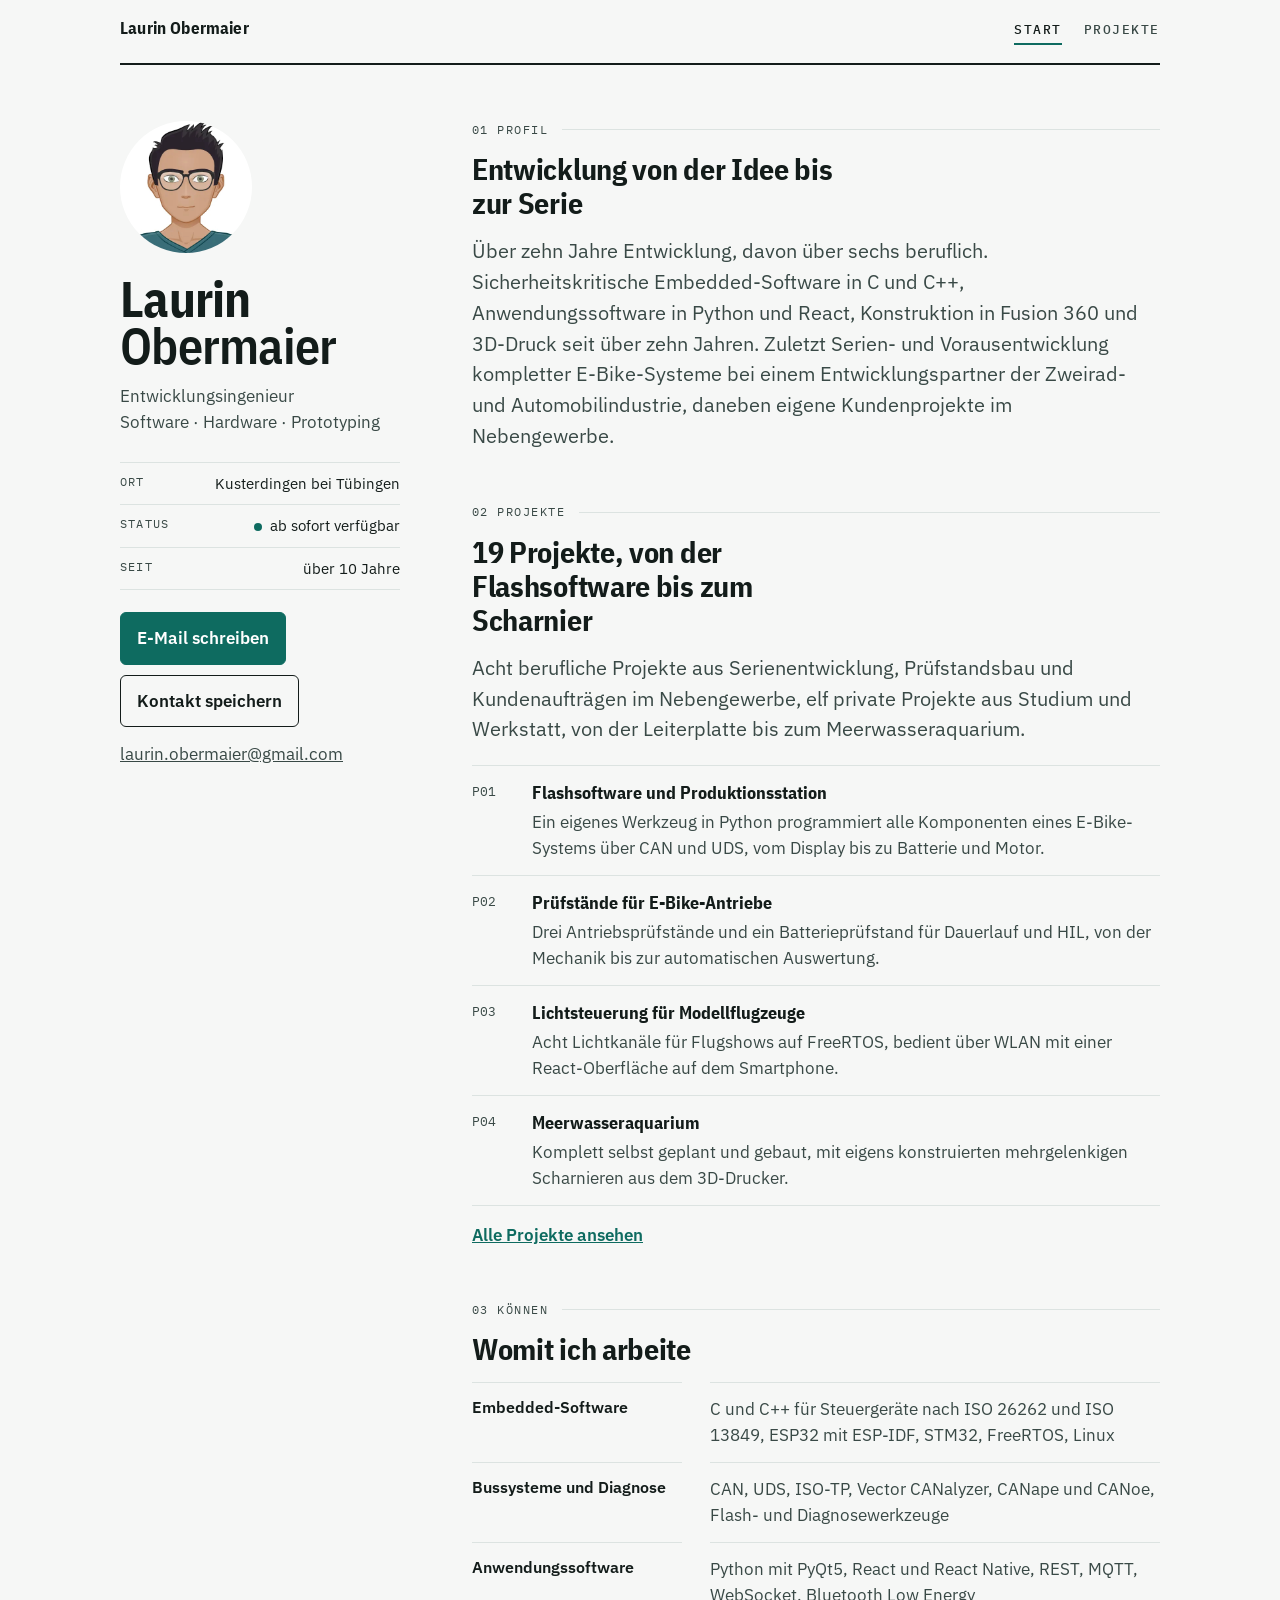
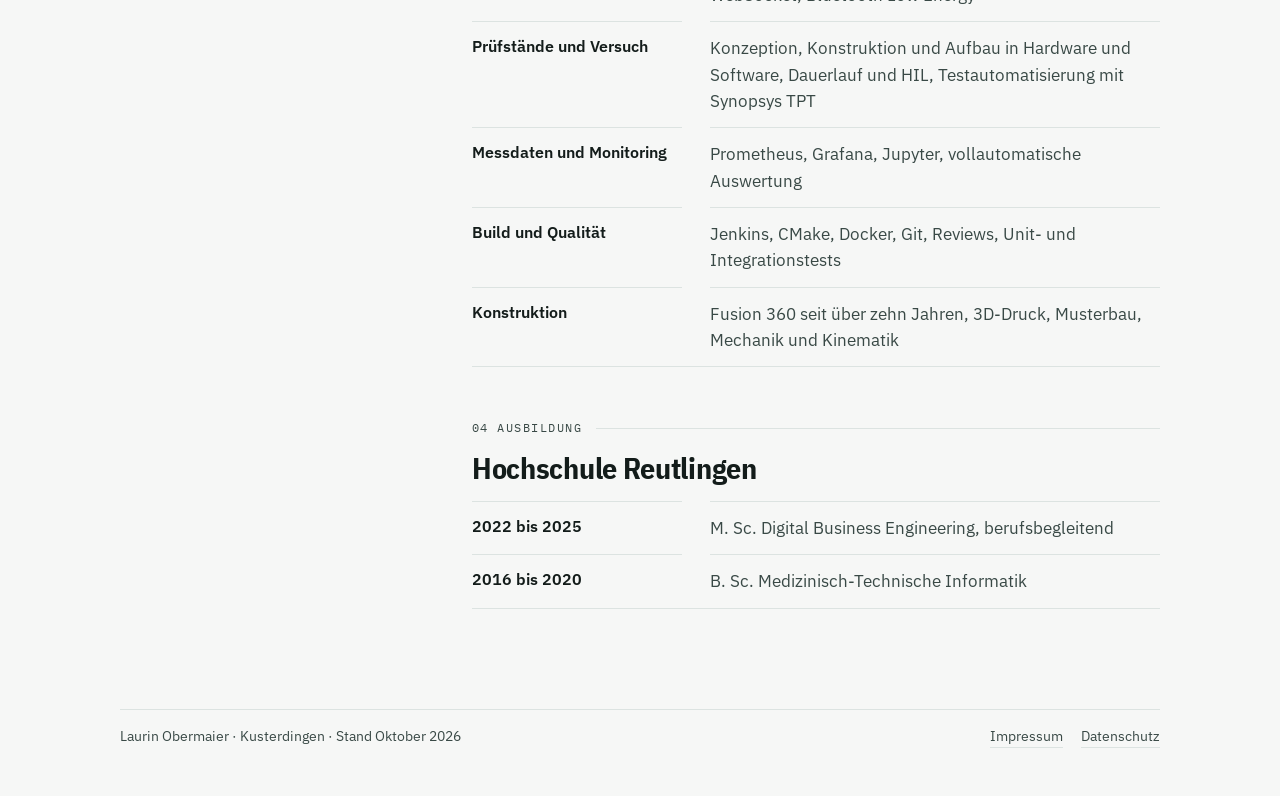
<file: index.html>
<!doctype html>
<html lang="de">
<head>
<meta charset="utf-8">
<meta name="viewport" content="width=device-width, initial-scale=1">
<title>Laurin Obermaier</title>
<meta name="description" content="Laurin Obermaier, Entwicklungsingenieur für Software, Hardware und Prototyping aus Kusterdingen bei Tübingen.">
<link rel="stylesheet" href="style.css">
</head>
<body>
<a class="skip" href="#main">Zum Inhalt</a>
<div class="page">
<div class="bar"><a class="id" href="index.html">Laurin Obermaier</a><nav><a href="index.html" aria-current="page">Start</a><a href="projekte.html">Projekte</a></nav></div>
<div class="layout">
<aside class="aside">
<img src="avatar.jpg" alt="Laurin Obermaier" width="132" height="132">
<h1>Laurin <span>Obermaier</span></h1>
<p class="role">Entwicklungsingenieur<br>Software · Hardware · Prototyping</p>
<ul class="facts">
<li><span>Ort</span><span>Kusterdingen bei Tübingen</span></li>
<li><span>Status</span><span class="status">ab sofort verfügbar</span></li>
<li><span>Seit</span><span>über 10 Jahre</span></li>
</ul>
<div class="actions"><a class="btn primary" href="mailto:laurin.obermaier@gmail.com">E-Mail schreiben</a><a class="btn" href="Laurin_Obermaier.vcf" download>Kontakt speichern</a></div>
<p class="role"><a href="mailto:laurin.obermaier@gmail.com">laurin.obermaier@gmail.com</a></p>
</aside>
<main id="main">
<section class="block"><div class="mono">01 Profil</div><h2>Entwicklung von der Idee bis zur Serie</h2>
<p class="lead">Über zehn Jahre Entwicklung, davon über sechs beruflich. Sicherheitskritische Embedded-Software in C und C++, Anwendungssoftware in Python und React, Konstruktion in Fusion 360 und 3D-Druck seit über zehn Jahren. Zuletzt Serien- und Vorausentwicklung kompletter E-Bike-Systeme bei einem Entwicklungspartner der Zweirad- und Automobilindustrie, daneben eigene Kundenprojekte im Nebengewerbe.</p></section>
<section class="block"><div class="mono">02 Projekte</div><h2>19 Projekte, von der Flashsoftware bis zum Scharnier</h2>
<p class="lead">Acht berufliche Projekte aus Serienentwicklung, Prüfstandsbau und Kundenaufträgen im Nebengewerbe, elf private Projekte aus Studium und Werkstatt, von der Leiterplatte bis zum Meerwasseraquarium.</p>
<ul class="teaser"><li><span class="no">P01</span><div><strong>Flashsoftware und Produktionsstation</strong><p>Ein eigenes Werkzeug in Python programmiert alle Komponenten eines E-Bike-Systems über CAN und UDS, vom Display bis zu Batterie und Motor.</p></div></li><li><span class="no">P02</span><div><strong>Prüfstände für E-Bike-Antriebe</strong><p>Drei Antriebsprüfstände und ein Batterieprüfstand für Dauerlauf und HIL, von der Mechanik bis zur automatischen Auswertung.</p></div></li><li><span class="no">P03</span><div><strong>Lichtsteuerung für Modellflugzeuge</strong><p>Acht Lichtkanäle für Flugshows auf FreeRTOS, bedient über WLAN mit einer React-Oberfläche auf dem Smartphone.</p></div></li><li><span class="no">P04</span><div><strong>Meerwasseraquarium</strong><p>Komplett selbst geplant und gebaut, mit eigens konstruierten mehrgelenkigen Scharnieren aus dem 3D-Drucker.</p></div></li></ul><a class="more" href="projekte.html">Alle Projekte ansehen</a></section>
<section class="block"><div class="mono">03 Können</div><h2>Womit ich arbeite</h2><dl class="spec">
<dt>Embedded-Software</dt><dd>C und C++ für Steuergeräte nach ISO 26262 und ISO 13849, ESP32 mit ESP-IDF, STM32, FreeRTOS, Linux</dd>
<dt>Bussysteme und Diagnose</dt><dd>CAN, UDS, ISO-TP, Vector CANalyzer, CANape und CANoe, Flash- und Diagnosewerkzeuge</dd>
<dt>Anwendungssoftware</dt><dd>Python mit PyQt5, React und React Native, REST, MQTT, WebSocket, Bluetooth Low Energy</dd>
<dt>Prüfstände und Versuch</dt><dd>Konzeption, Konstruktion und Aufbau in Hardware und Software, Dauerlauf und HIL, Testautomatisierung mit Synopsys TPT</dd>
<dt>Messdaten und Monitoring</dt><dd>Prometheus, Grafana, Jupyter, vollautomatische Auswertung</dd>
<dt>Build und Qualität</dt><dd>Jenkins, CMake, Docker, Git, Reviews, Unit- und Integrationstests</dd>
<dt>Konstruktion</dt><dd>Fusion 360 seit über zehn Jahren, 3D-Druck, Musterbau, Mechanik und Kinematik</dd>
</dl><div class="spec-end"></div></section>
<section class="block"><div class="mono">04 Ausbildung</div><h2>Hochschule Reutlingen</h2><dl class="spec">
<dt>2022 bis 2025</dt><dd>M. Sc. Digital Business Engineering, berufsbegleitend</dd>
<dt>2016 bis 2020</dt><dd>B. Sc. Medizinisch-Technische Informatik</dd>
</dl><div class="spec-end"></div></section>
</main>
</div>
<footer><span>Laurin Obermaier · Kusterdingen · Stand Oktober 2026</span><nav><a href="impressum.html">Impressum</a><a href="impressum.html#datenschutz">Datenschutz</a></nav></footer>
</div>
</body>
</html>
</file>
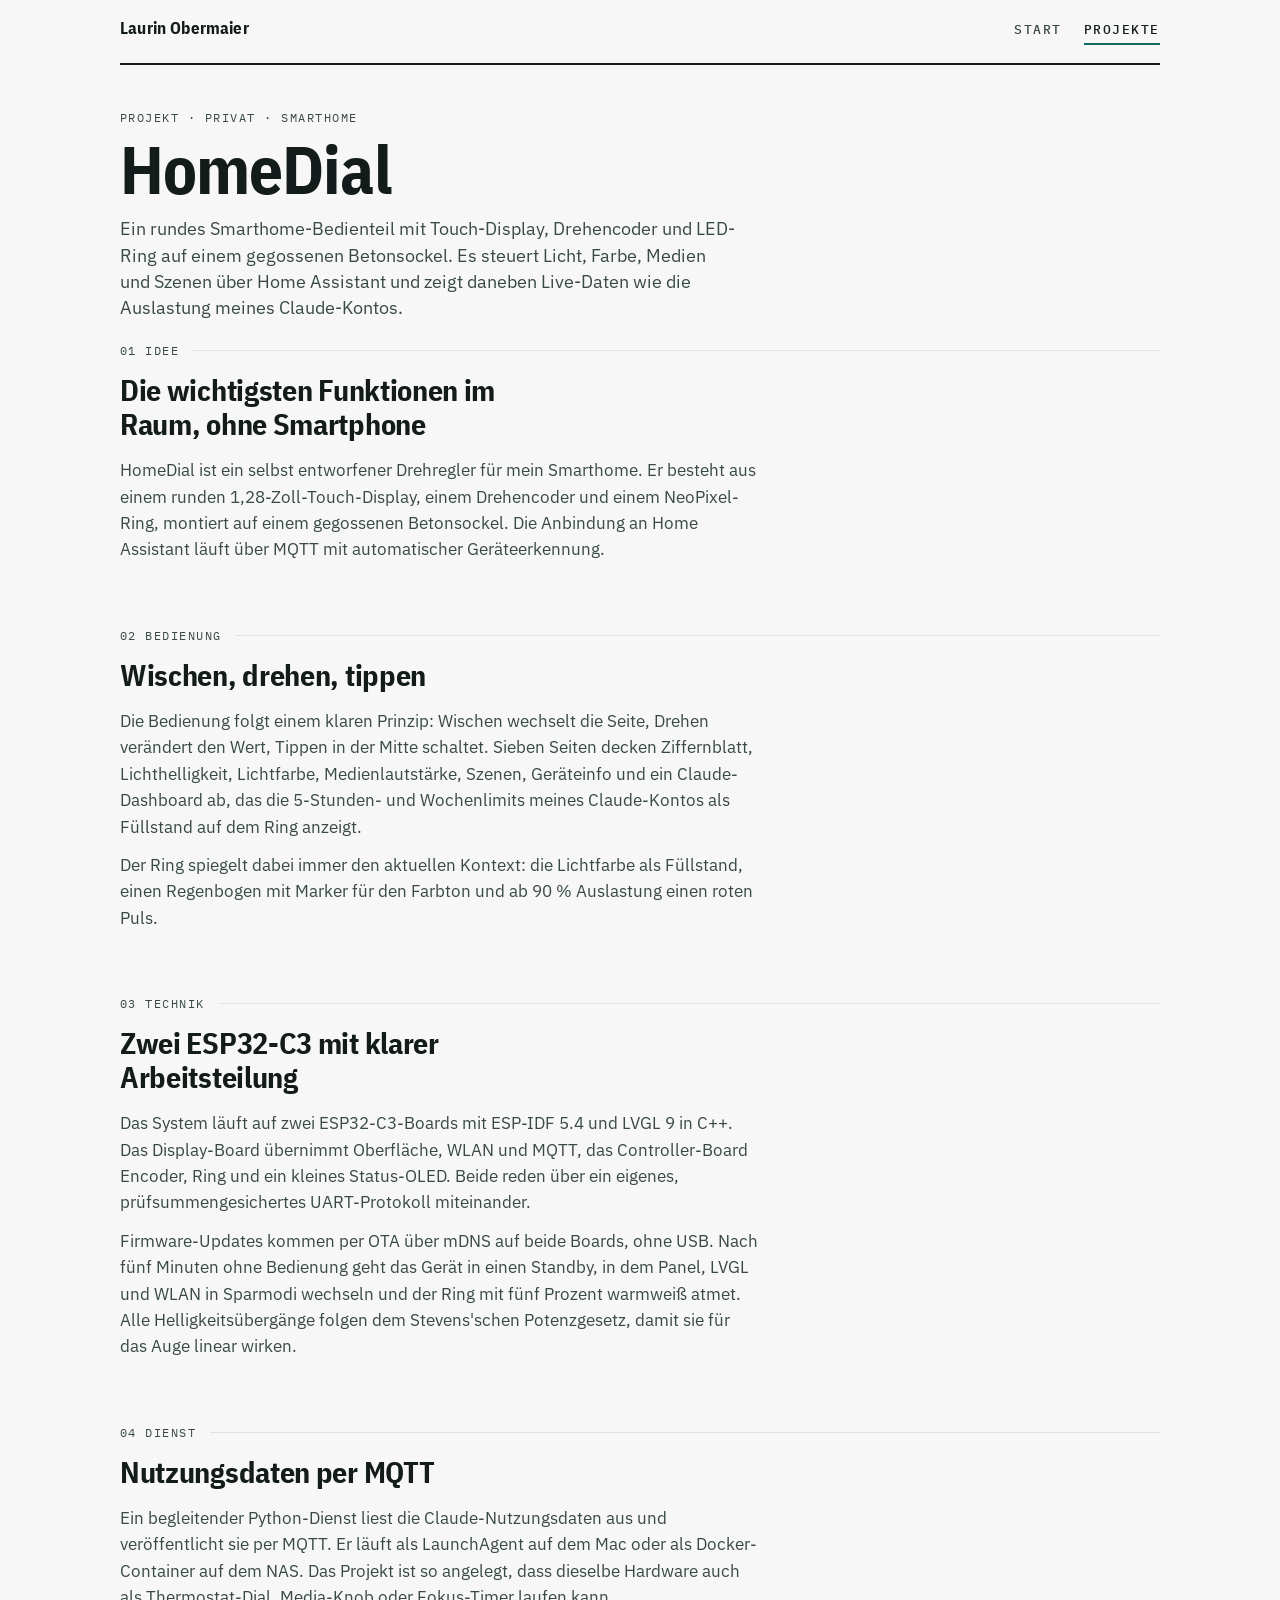
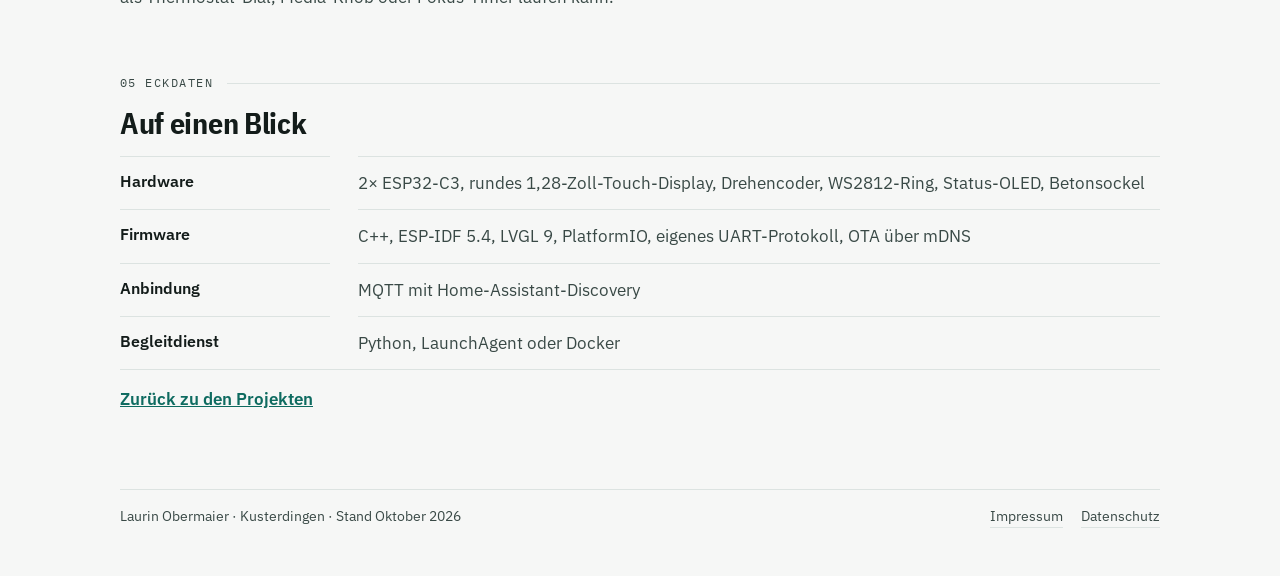
<file: homedial.html>
<!doctype html>
<html lang="de">
<head>
<meta charset="utf-8">
<meta name="viewport" content="width=device-width, initial-scale=1">
<title>HomeDial · Laurin Obermaier</title>
<meta name="description" content="HomeDial, ein rundes Smarthome-Bedienteil mit Touch-Display, Drehencoder und LED-Ring auf zwei ESP32-C3, angebunden an Home Assistant.">
<link rel="stylesheet" href="style.css">
</head>
<body>
<a class="skip" href="#main">Zum Inhalt</a>
<div class="page">
<div class="bar"><a class="id" href="index.html">Laurin Obermaier</a><nav><a href="index.html">Start</a><a href="projekte.html#privat" aria-current="page">Projekte</a></nav></div>
<main id="main" class="detail">
<div class="head"><div class="mono">Projekt · Privat · Smarthome</div><h1>HomeDial</h1>
<p class="lead">Ein rundes Smarthome-Bedienteil mit Touch-Display, Drehencoder und LED-Ring auf einem gegossenen Betonsockel. Es steuert Licht, Farbe, Medien und Szenen über Home Assistant und zeigt daneben Live-Daten wie die Auslastung meines Claude-Kontos.</p></div>

<section class="block"><div class="mono">01 Idee</div><h2>Die wichtigsten Funktionen im Raum, ohne Smartphone</h2>
<p>HomeDial ist ein selbst entworfener Drehregler für mein Smarthome. Er besteht aus einem runden 1,28-Zoll-Touch-Display, einem Drehencoder und einem NeoPixel-Ring, montiert auf einem gegossenen Betonsockel. Die Anbindung an Home Assistant läuft über MQTT mit automatischer Geräteerkennung.</p></section>

<section class="block"><div class="mono">02 Bedienung</div><h2>Wischen, drehen, tippen</h2>
<p>Die Bedienung folgt einem klaren Prinzip: Wischen wechselt die Seite, Drehen verändert den Wert, Tippen in der Mitte schaltet. Sieben Seiten decken Ziffernblatt, Lichthelligkeit, Lichtfarbe, Medienlautstärke, Szenen, Geräteinfo und ein Claude-Dashboard ab, das die 5-Stunden- und Wochenlimits meines Claude-Kontos als Füllstand auf dem Ring anzeigt.</p>
<p>Der Ring spiegelt dabei immer den aktuellen Kontext: die Lichtfarbe als Füllstand, einen Regenbogen mit Marker für den Farbton und ab 90 % Auslastung einen roten Puls.</p></section>

<section class="block"><div class="mono">03 Technik</div><h2>Zwei ESP32-C3 mit klarer Arbeitsteilung</h2>
<p>Das System läuft auf zwei ESP32-C3-Boards mit ESP-IDF 5.4 und LVGL 9 in C++. Das Display-Board übernimmt Oberfläche, WLAN und MQTT, das Controller-Board Encoder, Ring und ein kleines Status-OLED. Beide reden über ein eigenes, prüfsummengesichertes UART-Protokoll miteinander.</p>
<p>Firmware-Updates kommen per OTA über mDNS auf beide Boards, ohne USB. Nach fünf Minuten ohne Bedienung geht das Gerät in einen Standby, in dem Panel, LVGL und WLAN in Sparmodi wechseln und der Ring mit fünf Prozent warmweiß atmet. Alle Helligkeitsübergänge folgen dem Stevens'schen Potenzgesetz, damit sie für das Auge linear wirken.</p></section>

<section class="block"><div class="mono">04 Dienst</div><h2>Nutzungsdaten per MQTT</h2>
<p>Ein begleitender Python-Dienst liest die Claude-Nutzungsdaten aus und veröffentlicht sie per MQTT. Er läuft als LaunchAgent auf dem Mac oder als Docker-Container auf dem NAS. Das Projekt ist so angelegt, dass dieselbe Hardware auch als Thermostat-Dial, Media-Knob oder Fokus-Timer laufen kann.</p></section>

<section class="block"><div class="mono">05 Eckdaten</div><h2>Auf einen Blick</h2><dl class="spec">
<dt>Hardware</dt><dd>2× ESP32-C3, rundes 1,28-Zoll-Touch-Display, Drehencoder, WS2812-Ring, Status-OLED, Betonsockel</dd>
<dt>Firmware</dt><dd>C++, ESP-IDF 5.4, LVGL 9, PlatformIO, eigenes UART-Protokoll, OTA über mDNS</dd>
<dt>Anbindung</dt><dd>MQTT mit Home-Assistant-Discovery</dd>
<dt>Begleitdienst</dt><dd>Python, LaunchAgent oder Docker</dd>
</dl><div class="spec-end"></div><a class="more" href="projekte.html#privat">Zurück zu den Projekten</a></section>
</main>
<footer><span>Laurin Obermaier · Kusterdingen · Stand Oktober 2026</span><nav><a href="impressum.html">Impressum</a><a href="impressum.html#datenschutz">Datenschutz</a></nav></footer>
</div>
</body>
</html>
</file>
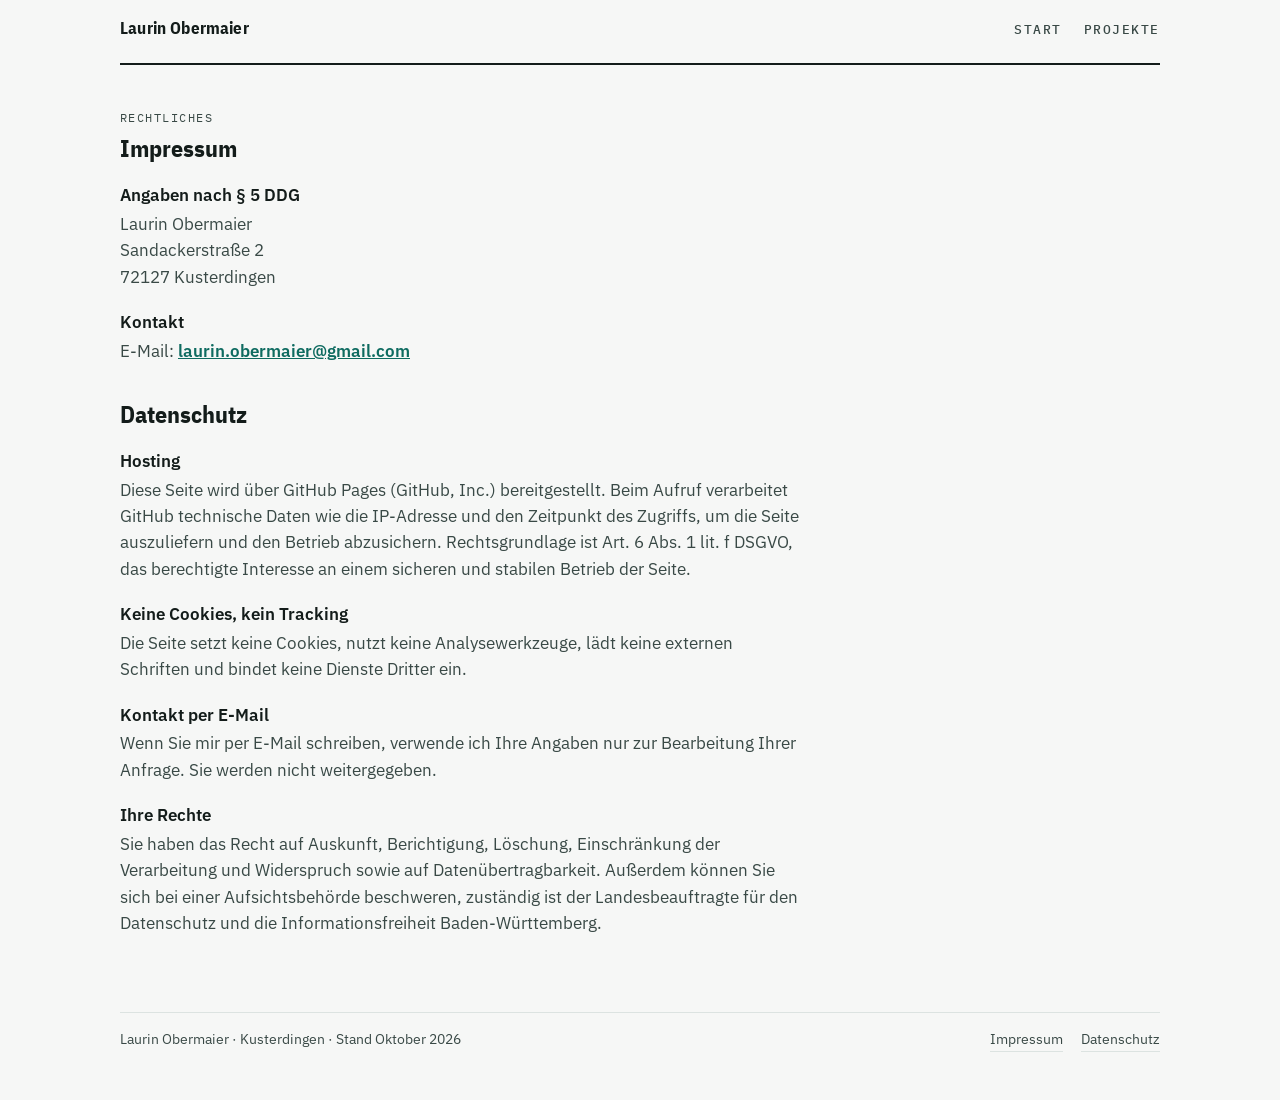
<file: impressum.html>
<!doctype html>
<html lang="de">
<head>
<meta charset="utf-8">
<meta name="viewport" content="width=device-width, initial-scale=1">
<title>Impressum · Laurin Obermaier</title>
<meta name="description" content="Laurin Obermaier, Entwicklungsingenieur für Software, Hardware und Prototyping aus Kusterdingen bei Tübingen.">
<link rel="stylesheet" href="style.css">
</head>
<body>
<a class="skip" href="#main">Zum Inhalt</a>
<div class="page">
<div class="bar"><a class="id" href="index.html">Laurin Obermaier</a><nav><a href="index.html">Start</a><a href="projekte.html">Projekte</a></nav></div>
<main id="main" class="text">
<div class="mono" style="margin-top:36px">Rechtliches</div>
<h2 id="impressum" style="margin-top:8px">Impressum</h2>
<h3>Angaben nach § 5 DDG</h3>
<address>Laurin Obermaier<br>Sandackerstraße 2<br>72127 Kusterdingen</address>
<h3>Kontakt</h3>
<p>E-Mail: <a href="mailto:laurin.obermaier@gmail.com">laurin.obermaier@gmail.com</a></p>

<h2 id="datenschutz">Datenschutz</h2>
<h3>Hosting</h3>
<p>Diese Seite wird über GitHub Pages (GitHub, Inc.) bereitgestellt. Beim Aufruf verarbeitet GitHub technische Daten wie die IP-Adresse und den Zeitpunkt des Zugriffs, um die Seite auszuliefern und den Betrieb abzusichern. Rechtsgrundlage ist Art. 6 Abs. 1 lit. f DSGVO, das berechtigte Interesse an einem sicheren und stabilen Betrieb der Seite.</p>
<h3>Keine Cookies, kein Tracking</h3>
<p>Die Seite setzt keine Cookies, nutzt keine Analysewerkzeuge, lädt keine externen Schriften und bindet keine Dienste Dritter ein.</p>
<h3>Kontakt per E-Mail</h3>
<p>Wenn Sie mir per E-Mail schreiben, verwende ich Ihre Angaben nur zur Bearbeitung Ihrer Anfrage. Sie werden nicht weitergegeben.</p>
<h3>Ihre Rechte</h3>
<p>Sie haben das Recht auf Auskunft, Berichtigung, Löschung, Einschränkung der Verarbeitung und Widerspruch sowie auf Datenübertragbarkeit. Außerdem können Sie sich bei einer Aufsichtsbehörde beschweren, zuständig ist der Landesbeauftragte für den Datenschutz und die Informationsfreiheit Baden-Württemberg.</p>
</main>
<footer><span>Laurin Obermaier · Kusterdingen · Stand Oktober 2026</span><nav><a href="impressum.html">Impressum</a><a href="impressum.html#datenschutz">Datenschutz</a></nav></footer>
</div>
</body>
</html>
</file>
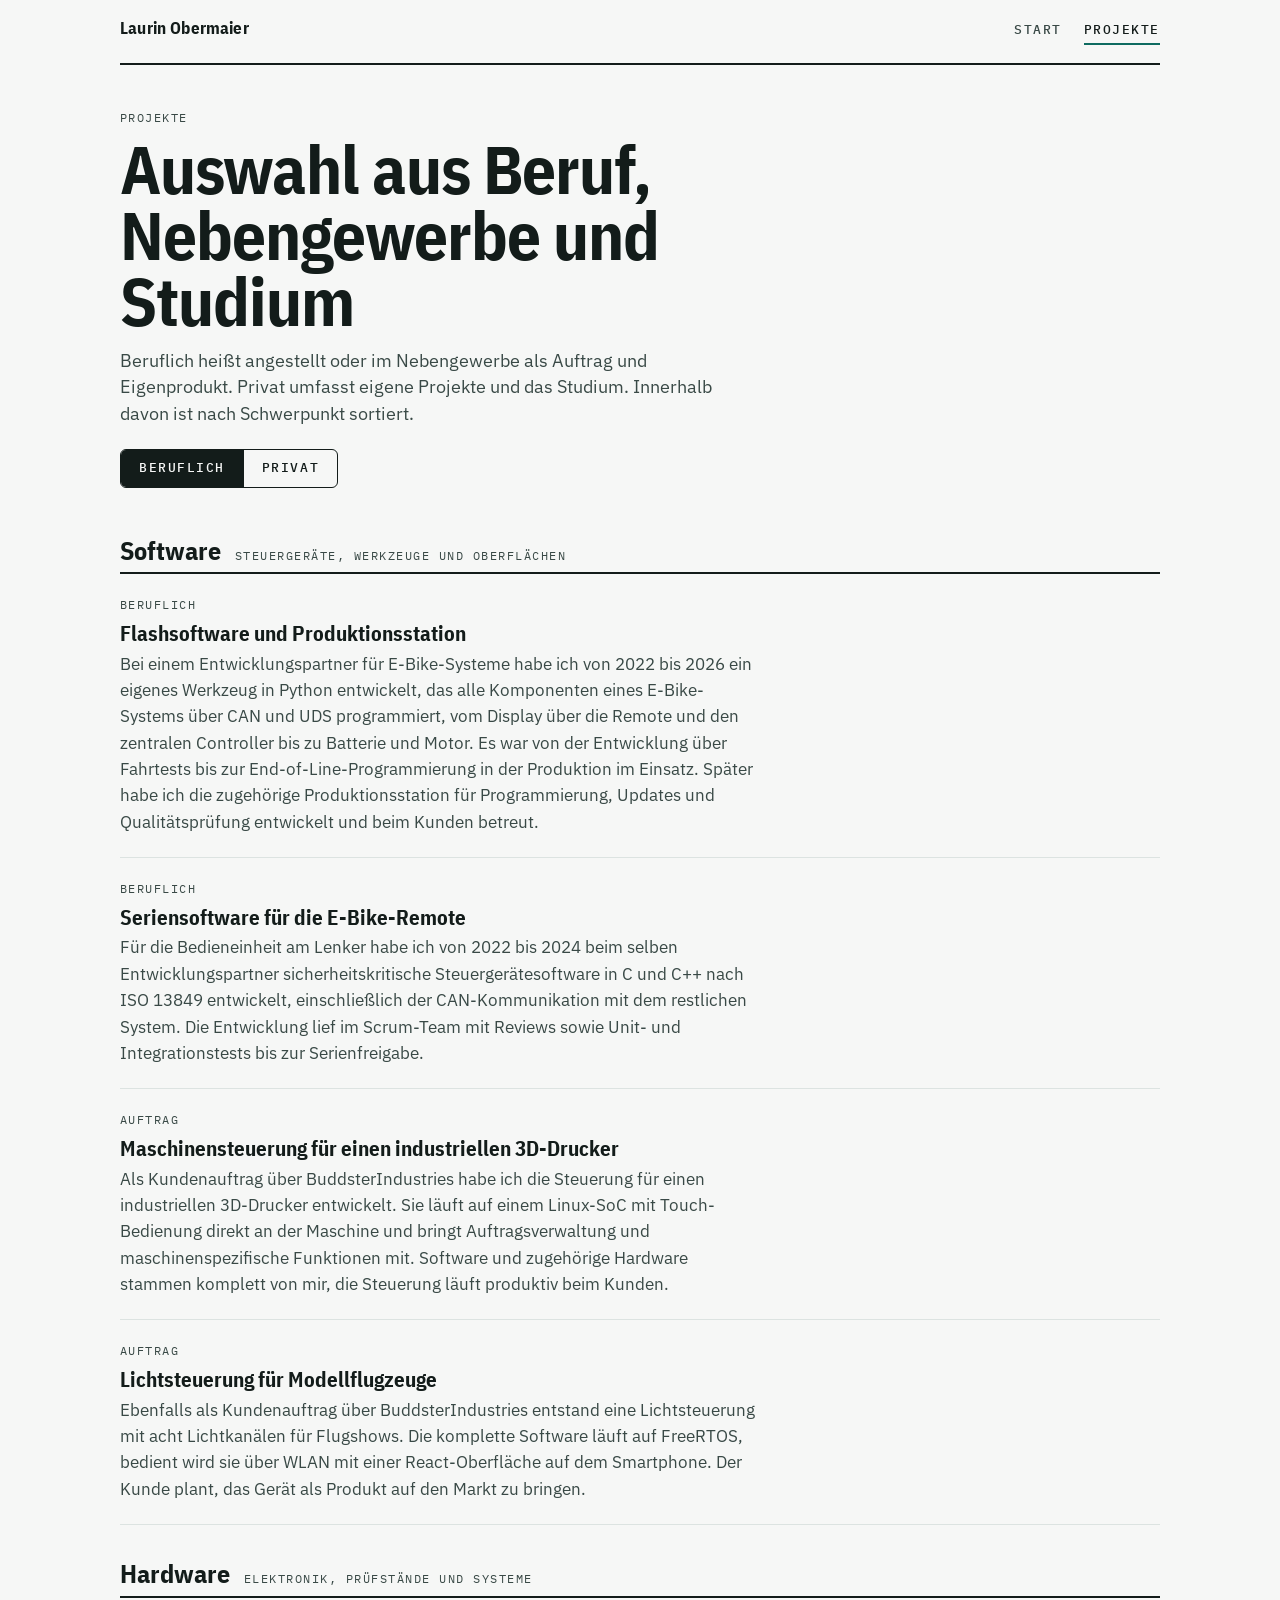
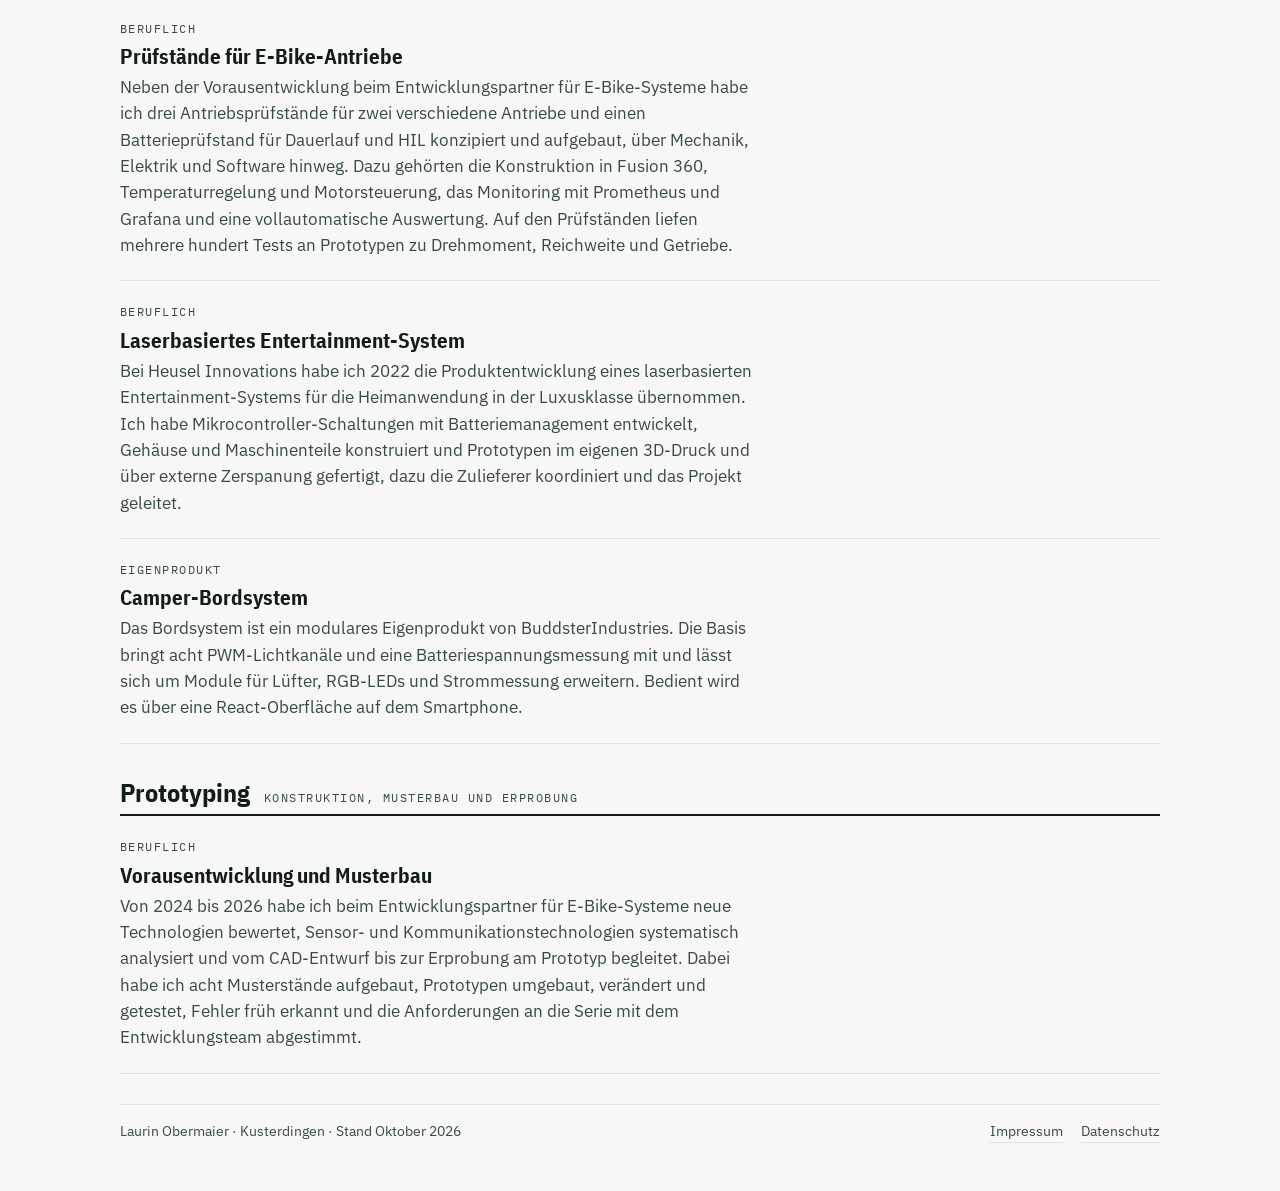
<file: projekte.html>
<!doctype html>
<html lang="de">

<head>
    <meta charset="utf-8">
    <meta name="viewport" content="width=device-width, initial-scale=1">
    <title>Projekte · Laurin Obermaier</title>
    <meta name="description"
        content="Laurin Obermaier, Entwicklungsingenieur für Software, Hardware und Prototyping aus Kusterdingen bei Tübingen.">
    <link rel="stylesheet" href="style.css">
</head>

<body>
    <a class="skip" href="#main">Zum Inhalt</a>
    <div class="page">
        <div class="bar"><a class="id" href="index.html">Laurin Obermaier</a>
            <nav><a href="index.html">Start</a><a href="projekte.html" aria-current="page">Projekte</a></nav>
        </div>
        <main id="main">
            <div class="head">
                <div class="mono">Projekte</div>
                <h1>Auswahl aus Beruf, Nebengewerbe und Studium</h1>
                <p class="lead">Beruflich heißt angestellt oder im Nebengewerbe als Auftrag und Eigenprodukt. Privat
                    umfasst eigene Projekte und das Studium. Innerhalb davon ist nach Schwerpunkt sortiert.</p>
                <div class="filter"><button type="button" data-r="beruflich"
                        aria-pressed="true">Beruflich</button><button type="button" data-r="privat"
                        aria-pressed="false">Privat</button></div>
            </div>
            <section class="group">
                <div class="group-head">
                    <h2>Software</h2><span class="mono">Steuergeräte, Werkzeuge und Oberflächen</span>
                </div>
                <article class="entry" data-r="beruflich">
                    <div>
                        <div class="mono meta">Beruflich</div>
                        <h3>Flashsoftware und Produktionsstation</h3>
                        <p>Bei einem Entwicklungspartner für E-Bike-Systeme habe ich von 2022 bis 2026 ein eigenes
                            Werkzeug in Python entwickelt, das alle Komponenten eines E-Bike-Systems über CAN und UDS
                            programmiert, vom Display über die Remote und den zentralen Controller bis zu Batterie und Motor. Es
                            war von der Entwicklung über Fahrtests bis zur End-of-Line-Programmierung in der Produktion
                            im Einsatz. Später habe ich die zugehörige Produktionsstation für Programmierung, Updates
                            und Qualitätsprüfung entwickelt und beim Kunden betreut.</p>
                    </div>
                </article>
                <article class="entry" data-r="beruflich">
                    <div>
                        <div class="mono meta">Beruflich</div>
                        <h3>Seriensoftware für die E-Bike-Remote</h3>
                        <p>Für die Bedieneinheit am Lenker habe ich von 2022 bis 2024 beim selben Entwicklungspartner
                            sicherheitskritische Steuergerätesoftware in C und C++ nach ISO 13849 entwickelt,
                            einschließlich der CAN-Kommunikation mit dem restlichen System. Die Entwicklung lief im
                            Scrum-Team mit Reviews sowie Unit- und Integrationstests bis zur Serienfreigabe.</p>
                    </div>
                </article>
                <article class="entry" data-r="beruflich">
                    <div>
                        <div class="mono meta">Auftrag</div>
                        <h3>Maschinensteuerung für einen industriellen 3D-Drucker</h3>
                        <p>Als Kundenauftrag über BuddsterIndustries habe ich die Steuerung für einen industriellen
                            3D-Drucker entwickelt. Sie läuft auf einem Linux-SoC mit Touch-Bedienung direkt an der
                            Maschine und bringt Auftragsverwaltung und maschinenspezifische Funktionen mit. Software und
                            zugehörige Hardware stammen komplett von mir, die Steuerung läuft produktiv beim Kunden.</p>
                    </div>
                </article>
                <article class="entry" data-r="beruflich">
                    <div>
                        <div class="mono meta">Auftrag</div>
                        <h3>Lichtsteuerung für Modellflugzeuge</h3>
                        <p>Ebenfalls als Kundenauftrag über BuddsterIndustries entstand eine Lichtsteuerung mit acht
                            Lichtkanälen für Flugshows. Die komplette Software läuft auf FreeRTOS, bedient wird sie über
                            WLAN mit einer React-Oberfläche auf dem Smartphone. Der Kunde plant, das Gerät als Produkt
                            auf den Markt zu bringen.</p>
                    </div>
                </article>
                <article class="entry" data-r="privat">
                    <div>
                        <div class="mono meta">Studium</div>
                        <h3>Umfrage-App für Vorlesungen</h3>
                        <p>Im Masterprojekt an der Hochschule Reutlingen habe ich über zwei Semester in einem
                            neunköpfigen Team die Projektleitung und Lead-Entwicklung einer React-Native-App für
                            Live-Umfragen in Vorlesungen übernommen. Das Bedienkonzept haben wir mit dem betreuenden
                            Professor abgestimmt, die App im laufenden Vorlesungsbetrieb getestet und danach überarbeitet.</p>
                    </div>
                </article>
            </section>
            <section class="group">
                <div class="group-head">
                    <h2>Hardware</h2><span class="mono">Elektronik, Prüfstände und Systeme</span>
                </div>
                <article class="entry" data-r="beruflich">
                    <div>
                        <div class="mono meta">Beruflich</div>
                        <h3>Prüfstände für E-Bike-Antriebe</h3>
                        <p>Neben der Vorausentwicklung beim Entwicklungspartner für E-Bike-Systeme habe ich drei
                            Antriebsprüfstände für zwei verschiedene Antriebe und einen Batterieprüfstand für Dauerlauf
                            und HIL konzipiert und aufgebaut, über Mechanik, Elektrik und Software hinweg. Dazu gehörten
                            die Konstruktion in Fusion 360, Temperaturregelung und Motorsteuerung, das Monitoring mit
                            Prometheus und Grafana und eine vollautomatische Auswertung. Auf den Prüfständen liefen
                            mehrere hundert Tests an Prototypen zu Drehmoment, Reichweite und Getriebe.</p>
                    </div>
                </article>
                <article class="entry" data-r="beruflich">
                    <div>
                        <div class="mono meta">Beruflich</div>
                        <h3>Laserbasiertes Entertainment-System</h3>
                        <p>Bei Heusel Innovations habe ich 2022 die Produktentwicklung eines laserbasierten
                            Entertainment-Systems für die Heimanwendung in der Luxusklasse übernommen. Ich habe
                            Mikrocontroller-Schaltungen mit Batteriemanagement entwickelt, Gehäuse und Maschinenteile
                            konstruiert und Prototypen im eigenen 3D-Druck und über externe Zerspanung gefertigt, dazu
                            die Zulieferer koordiniert und das Projekt geleitet.</p>
                    </div>
                </article>
                <article class="entry" data-r="beruflich">
                    <div>
                        <div class="mono meta">Eigenprodukt</div>
                        <h3>Camper-Bordsystem</h3>
                        <p>Das Bordsystem ist ein modulares Eigenprodukt von BuddsterIndustries. Die Basis bringt acht
                            PWM-Lichtkanäle und eine Batteriespannungsmessung mit und lässt sich um Module für Lüfter,
                            RGB-LEDs und Strommessung erweitern. Bedient wird es über eine React-Oberfläche auf dem
                            Smartphone.</p>
                    </div>
                </article>
                <article class="entry" data-r="privat">
                    <div>
                        <div class="mono meta">Studium</div>
                        <h3>Batteriemanagement für einen Rover</h3>
                        <p>In meiner Masterthesis an der Hochschule Reutlingen habe ich ein Batteriemanagement für einen
                            Rover entwickelt, mit Steuer- und Messelektronik samt Hall-Stromsensor, ausgelegt für den
                            Anschluss an den realen Rover. Die Software schätzt den Ladezustand, bewertet geplante
                            Missionen anhand eines digitalen Zwillings und meldet deren Machbarkeit in Prozent zurück.
                        </p>
                    </div>
                </article>
                <article class="entry" data-r="privat">
                    <div>
                        <div class="mono meta">Privat</div>
                        <h3>Smarthome-Displays</h3>
                        <p>Für mein Smarthome habe ich mehrere eigene Bediendisplays gebaut, zuletzt HomeDial, ein rundes
                            Bedienteil mit Touch-Display, Drehencoder und LED-Ring auf einem gegossenen Betonsockel. Es
                            steuert Licht, Farbe, Medien und Szenen über MQTT in Home Assistant und zeigt auf dem Ring
                            Live-Daten wie die Auslastung meines Claude-Kontos. Zwei ESP32-C3 teilen sich die Arbeit,
                            eines rendert die Oberfläche mit LVGL, das andere liest den Encoder und animiert den Ring,
                            verbunden über ein eigenes UART-Protokoll mit Prüfsumme. Die Firmware in C++ mit ESP-IDF
                            kommt per OTA ohne Kabel auf beide Boards, im Standby wechseln Display und WLAN in Sparmodi.
                            Elektronik, Gehäuse und Software stammen von mir.</p>
                        <a class="more" href="homedial.html">Mehr zu HomeDial</a>
                    </div>
                </article>
                <article class="entry" data-r="privat">
                    <div>
                        <div class="mono meta">Privat</div>
                        <h3>Vliesfilter fürs Meerwasseraquarium</h3>
                        <p>Für mein Meerwasseraquarium habe ich einen Vliesfilter mit elektrischer Ansteuerung und
                            Anbindung ans Smarthome konstruiert, die Strömung simuliert, gedruckt und gebaut. Das Wasser
                            läuft darin ohne Plätschern ab, der Hauptgrund für Geräusche bei Vliesfiltern. Anders als
                            die am Markt erhältlichen ist er im Betrieb deshalb nicht zu hören.</p>
                    </div>
                </article>
                <article class="entry" data-r="privat">
                    <div>
                        <div class="mono meta">Privat</div>
                        <h3>Leiterplatten</h3>
                        <p>Für meine privaten Steuerungen entwerfe ich eigene vierlagige Leiterplatten in KiCad und
                            Fusion 360 und lasse sie über Dienstleister fertigen. Bestückt habe ich sie bisher selbst,
                            künftig lasse ich sie auch bestücken. Beruflich habe ich zudem punktuell mit Eagle und
                            Altium gearbeitet.</p>
                    </div>
                </article>
            </section>
            <section class="group">
                <div class="group-head">
                    <h2>Prototyping</h2><span class="mono">Konstruktion, Musterbau und Erprobung</span>
                </div>
                <article class="entry" data-r="beruflich">
                    <div>
                        <div class="mono meta">Beruflich</div>
                        <h3>Vorausentwicklung und Musterbau</h3>
                        <p>Von 2024 bis 2026 habe ich beim Entwicklungspartner für E-Bike-Systeme neue Technologien
                            bewertet, Sensor- und Kommunikationstechnologien systematisch analysiert und vom CAD-Entwurf
                            bis zur Erprobung am Prototyp begleitet. Dabei habe ich acht Musterstände aufgebaut,
                            Prototypen umgebaut, verändert und getestet, Fehler früh erkannt und die Anforderungen an
                            die Serie mit dem Entwicklungsteam abgestimmt.</p>
                    </div>
                </article>
                <article class="entry" data-r="privat">
                    <div>
                        <div class="mono meta">Studium</div>
                        <h3>Autopipettierroboter</h3>
                        <p>Im Praxissemester bei Biametrics habe ich von 2018 bis 2019 einen Autopipettierroboter
                            komplett selbst entwickelt und aufgebaut, von der Mechanik mit selbst ausgelegten
                            Linearantrieben über die Elektronik zu deren Ansteuerung bis zur Software.</p>
                    </div>
                </article>
                <article class="entry" data-r="privat">
                    <div>
                        <div class="mono meta">Studium</div>
                        <h3>Rollstuhl-Bewegungstrainer</h3>
                        <p>In meiner Bachelorthesis an der Hochschule Reutlingen habe ich Hard- und Software eines
                            Prototyps entwickelt, der sich an den Rollstuhl adaptieren lässt und die Unterschenkel
                            bewegt, um die Blutzirkulation zu fördern, etwa bei Querschnittlähmung.</p>
                    </div>
                </article>
                <article class="entry" data-r="privat">
                    <div>
                        <div class="mono meta">Privat</div>
                        <h3>Drohnen</h3>
                        <p>Quadrocopter und Drohnen begleiten mich schon seit mehreren Jahren. Neben selbst aufgebauten
                            Quadrocoptern und Fixed-Wings habe ich auch Rahmen für kleinere Quadrocopter konstruiert. Sie
                            kommen aus dem 3D-Drucker und sind über FEM-Simulationen in Fusion 360 so optimiert, dass
                            carbonfaserverstärktes Filament die nötige Steifigkeit und Stabilität bietet. Die Parameter in
                            Betaflight, etwa für die Regelung der
                            Antriebe abhängig von Gewicht, Leistung, Eigenfrequenz, Flugeigenschaften, Akku und Reichweite,
                            stimme ich selbst ab.</p>
                    </div>
                </article>
                <article class="entry" data-r="privat">
                    <div>
                        <div class="mono meta">Privat</div>
                        <h3>Meerwasseraquarium</h3>
                        <p>Mein Meerwasseraquarium habe ich komplett selbst geplant, das Gestell aus Aluprofilen gebaut,
                            die Verrohrung ausgelegt und simuliert und einen Strömungspumpenschwenker mit Riemenantrieb
                            entwickelt. Die Türen hängen an eigens konstruierten mehrgelenkigen Scharnieren aus dem
                            3D-Drucker, weil es am Markt keine gibt, mit denen eine Tür am 40er-Aluprofil das Profil
                            komplett verdeckt. Sie öffnen voll auf 90 Grad, ohne dass das Türblatt am Profil streift.</p>
                    </div>
                </article>
                <article class="entry" data-r="privat">
                    <div>
                        <div class="mono meta">Privat</div>
                        <h3>Camperausbau</h3>
                        <p>Meinen Camper habe ich selbst ausgebaut, mit einem selbst entwickelten Campermodul, in dem
                            das Bordsystem aus dem Nebengewerbe im Einsatz ist. Als einfache Smarthome-Steuerung schaltet
                            es die Deckenlichter und kühlt Leistungsmodule wie den Ladebooster.</p>
                    </div>
                </article>
                <article class="entry" data-r="privat">
                    <div>
                        <div class="mono meta">Privat</div>
                        <h3>3D-Drucker und CNC-Fräse</h3>
                        <p>Einen 3D-Drucker in CoreXY-Bauweise habe ich in Fusion 360 konstruiert und gebaut. Aktuell
                            entwickle und baue ich eine CNC-Portalfräse als Router Table.</p>
                    </div>
                </article>
            </section>
        </main>
        <footer><span>Laurin Obermaier · Kusterdingen · Stand Oktober 2026</span>
            <nav><a href="impressum.html">Impressum</a><a href="impressum.html#datenschutz">Datenschutz</a></nav>
        </footer>
    </div>
    <script>
        const knoepfe = document.querySelectorAll('.filter button');
        function zeige(r) {
            knoepfe.forEach(k => k.setAttribute('aria-pressed', k.dataset.r === r));
            document.querySelectorAll('.entry').forEach(e => e.hidden = e.dataset.r !== r);
            document.querySelectorAll('.group').forEach(g => g.hidden = !g.querySelector('.entry:not([hidden])'));
            history.replaceState(null, '', '#' + r);
        }
        knoepfe.forEach(k => k.addEventListener('click', () => zeige(k.dataset.r)));
        zeige(location.hash === '#privat' ? 'privat' : 'beruflich');
    </script>
</body>

</html>
</file>
<file: style.css>
/* Schriften lokal eingebunden (IBM Plex, SIL OFL 1.1). Keine externen Anfragen. */
@font-face{font-family:"IBM Plex Sans";font-weight:400;font-style:normal;font-display:swap;src:url(fonts/ibm-plex-sans-latin-400-normal.woff2) format("woff2")}
@font-face{font-family:"IBM Plex Sans";font-weight:600;font-style:normal;font-display:swap;src:url(fonts/ibm-plex-sans-latin-600-normal.woff2) format("woff2")}
@font-face{font-family:"IBM Plex Sans Condensed";font-weight:600;font-style:normal;font-display:swap;src:url(fonts/ibm-plex-sans-condensed-latin-600-normal.woff2) format("woff2")}
@font-face{font-family:"IBM Plex Sans Condensed";font-weight:700;font-style:normal;font-display:swap;src:url(fonts/ibm-plex-sans-condensed-latin-700-normal.woff2) format("woff2")}
@font-face{font-family:"IBM Plex Mono";font-weight:400;font-style:normal;font-display:swap;src:url(fonts/ibm-plex-mono-latin-400-normal.woff2) format("woff2")}
@font-face{font-family:"IBM Plex Mono";font-weight:500;font-style:normal;font-display:swap;src:url(fonts/ibm-plex-mono-latin-500-normal.woff2) format("woff2")}

:root{
  --ground:#f6f7f6;--surface:#ffffff;--ink:#131c1a;--ink-2:#394946;--muted:#6b7b77;--line:#dce3e1;
  --accent:#0e6b60;--accent-soft:#e0eeeb;--on-accent:#ffffff;
  --font-sans:"IBM Plex Sans",system-ui,sans-serif;
  --font-condensed:"IBM Plex Sans Condensed","IBM Plex Sans",system-ui,sans-serif;
  --font-mono:"IBM Plex Mono",ui-monospace,monospace;
}
@media (prefers-color-scheme:dark){
  :root{--ground:#0d1312;--surface:#151d1c;--ink:#e9efed;--ink-2:#b5c3c0;--muted:#7f918d;--line:#26312f;
    --accent:#54bcac;--accent-soft:#16302c;--on-accent:#0d1312}
}
*{box-sizing:border-box}
html{scroll-behavior:smooth}
body{margin:0;background:var(--ground);color:var(--ink);font:400 17px/1.55 var(--font-sans);-webkit-font-smoothing:antialiased}
a{color:inherit}
:focus-visible{outline:2px solid var(--accent);outline-offset:3px}
.skip{position:absolute;left:-999px;top:8px;background:var(--ink);color:var(--ground);padding:8px 12px;z-index:10}
.skip:focus{left:8px}

.page{max-width:1080px;margin:0 auto;padding:0 20px}
.mono{font:400 .78rem/1.4 var(--font-mono);letter-spacing:.12em;text-transform:uppercase;color:var(--ink-2)}

/* Kopfleiste */
.bar{display:flex;justify-content:space-between;align-items:baseline;gap:16px;padding:18px 0;border-bottom:2px solid var(--ink)}
.bar .id{font:700 1.05rem/1 var(--font-condensed);letter-spacing:.01em;text-decoration:none}
.bar nav{display:flex;gap:22px}
.bar nav a{font:500 .8rem/1 var(--font-mono);letter-spacing:.12em;text-transform:uppercase;text-decoration:none;color:var(--ink-2);padding:6px 0;border-bottom:2px solid transparent}
.bar nav a:hover{color:var(--ink)}
.bar nav a[aria-current]{color:var(--ink);border-bottom-color:var(--accent)}

/* Raster Startseite */
.layout{display:grid;gap:40px;padding:40px 0 24px}
@media(min-width:900px){.layout{grid-template-columns:280px 1fr;gap:72px;padding-top:56px}.aside{position:sticky;top:32px;align-self:start}}
.aside img{width:132px;height:132px;border-radius:50%;object-fit:cover;display:block}
.aside h1{font:700 3.1rem/.95 var(--font-condensed);letter-spacing:-.015em;margin:22px 0 0}
.aside h1 span{display:block;font-weight:600}
.role{margin:14px 0 0;color:var(--ink-2)}
.facts{margin:26px 0 0;padding:0;list-style:none;border-top:1px solid var(--line)}
.facts li{display:flex;justify-content:space-between;gap:12px;padding:9px 0;border-bottom:1px solid var(--line);font-size:.95rem}
.facts li span:first-child{font:400 .74rem/1.7 var(--font-mono);letter-spacing:.1em;text-transform:uppercase;color:var(--ink-2)}
.facts li span:last-child{text-align:right}
.status::before{content:"";display:inline-block;width:8px;height:8px;border-radius:50%;background:var(--accent);margin-right:8px}
.actions{display:flex;flex-wrap:wrap;gap:10px;margin-top:22px}
.btn{display:inline-block;padding:12px 16px;border-radius:6px;font-weight:600;text-decoration:none;border:1px solid var(--ink);background:transparent;color:var(--ink)}
.btn:hover{background:var(--ink);color:var(--ground)}
.btn.primary{background:var(--accent);border-color:var(--accent);color:var(--on-accent)}
.btn.primary:hover{filter:brightness(1.08);background:var(--accent);color:var(--on-accent)}

/* Inhalt */
.block{padding:0 0 52px}
.block>.mono{display:flex;gap:14px;align-items:center;margin-bottom:14px}
.block>.mono::after{content:"";flex:1;height:1px;background:var(--line)}
.block h2{font:700 1.9rem/1.12 var(--font-condensed);letter-spacing:-.01em;margin:0 0 16px;max-width:24ch}
.detail .block p{color:var(--ink-2);max-width:64ch;margin:0 0 12px}
.lead{font-size:1.28rem;line-height:1.5;color:var(--ink-2);max-width:56ch;margin:0}
.lead a,.text a{color:var(--accent);font-weight:600}
.spec{margin:0;display:grid;grid-template-columns:1fr}
.spec dt{font:600 1rem/1.4 var(--font-sans);padding-top:14px;border-top:1px solid var(--line)}
.spec dd{margin:2px 0 14px;color:var(--ink-2)}
@media(min-width:640px){
  .spec{grid-template-columns:210px 1fr;column-gap:28px}
  .spec dt,.spec dd{padding:13px 0;margin:0;border-top:1px solid var(--line)}
}
.spec-end{border-bottom:1px solid var(--line)}
.teaser{list-style:none;margin:20px 0 0;padding:0;border-top:1px solid var(--line)}
.teaser li{display:grid;grid-template-columns:48px 1fr;gap:6px 12px;padding:14px 0;border-bottom:1px solid var(--line)}
.teaser .no{font:400 .8rem/1.9 var(--font-mono);color:var(--ink-2)}
.teaser strong{font:700 1.15rem/1.3 var(--font-condensed)}
.teaser p{margin:2px 0 0;color:var(--ink-2)}
.more{display:inline-block;margin-top:16px;font-weight:600;color:var(--accent)}

/* Projekte */
.head{padding:44px 0 20px}
.head h1{font:700 clamp(2.4rem,7vw,4.2rem)/.98 var(--font-condensed);letter-spacing:-.015em;margin:10px 0 14px;max-width:16ch}
.head .lead{font-size:1.1rem}
.filter{display:flex;gap:0;margin-top:22px;border:1px solid var(--ink);width:max-content;border-radius:6px;overflow:hidden}
.filter button{font:500 .8rem/1 var(--font-mono);letter-spacing:.12em;text-transform:uppercase;padding:12px 18px;border:0;background:transparent;color:var(--ink);cursor:pointer}
.filter button+button{border-left:1px solid var(--ink)}
.filter button[aria-pressed="true"]{background:var(--ink);color:var(--ground)}
.group{padding:30px 0 6px}
.group-head{display:flex;align-items:baseline;gap:14px;border-bottom:2px solid var(--ink);padding-bottom:8px}
.group-head h2{font:700 1.6rem/1 var(--font-condensed);margin:0}
.entry{display:grid;gap:14px;padding:22px 0;border-bottom:1px solid var(--line)}
@media(min-width:760px){.entry:has(.thumb){grid-template-columns:230px 1fr;gap:32px}}
.entry[hidden],.group[hidden]{display:none}
.entry h3{font:700 1.3rem/1.2 var(--font-condensed);margin:0 0 4px}
.entry .meta{margin:0 0 8px}
.entry p{margin:0;color:var(--ink-2);max-width:64ch}
.thumb{position:relative;aspect-ratio:4/3;border:1px solid var(--line);border-radius:4px;overflow:hidden;background:
  repeating-linear-gradient(135deg,transparent 0 9px,var(--line) 9px 10px),var(--surface)}
.thumb::after{content:"Bild folgt";position:absolute;left:10px;bottom:8px;font:400 .7rem/1 var(--font-mono);letter-spacing:.12em;text-transform:uppercase;color:var(--ink-2);background:var(--surface);padding:4px 6px;border-radius:3px}
.thumb img{position:absolute;inset:0;width:100%;height:100%;object-fit:cover;z-index:1}
.thumb.has::after{display:none}

/* Text-Seiten */
.text{max-width:68ch;padding:8px 0 40px}
.text h2{font:700 1.5rem/1.2 var(--font-condensed);margin:36px 0 8px}
.text h3{font:600 1.05rem/1.3 var(--font-sans);margin:22px 0 4px}
.text p{margin:0 0 12px;color:var(--ink-2)}
.todo{background:var(--accent-soft);color:var(--ink);padding:1px 6px;border-radius:3px;font-family:var(--font-mono);font-size:.9em}
address{font-style:normal;color:var(--ink-2)}

footer{margin-top:24px;border-top:1px solid var(--line);padding:16px 0 48px;display:flex;flex-wrap:wrap;justify-content:space-between;gap:8px 24px;font-size:.88rem;color:var(--ink-2)}
footer nav{display:flex;gap:18px}
footer a{text-decoration:none;border-bottom:1px solid var(--line)}
footer a:hover{border-bottom-color:var(--ink)}
@media print{.bar nav,.filter,.actions{display:none}}
</file>
